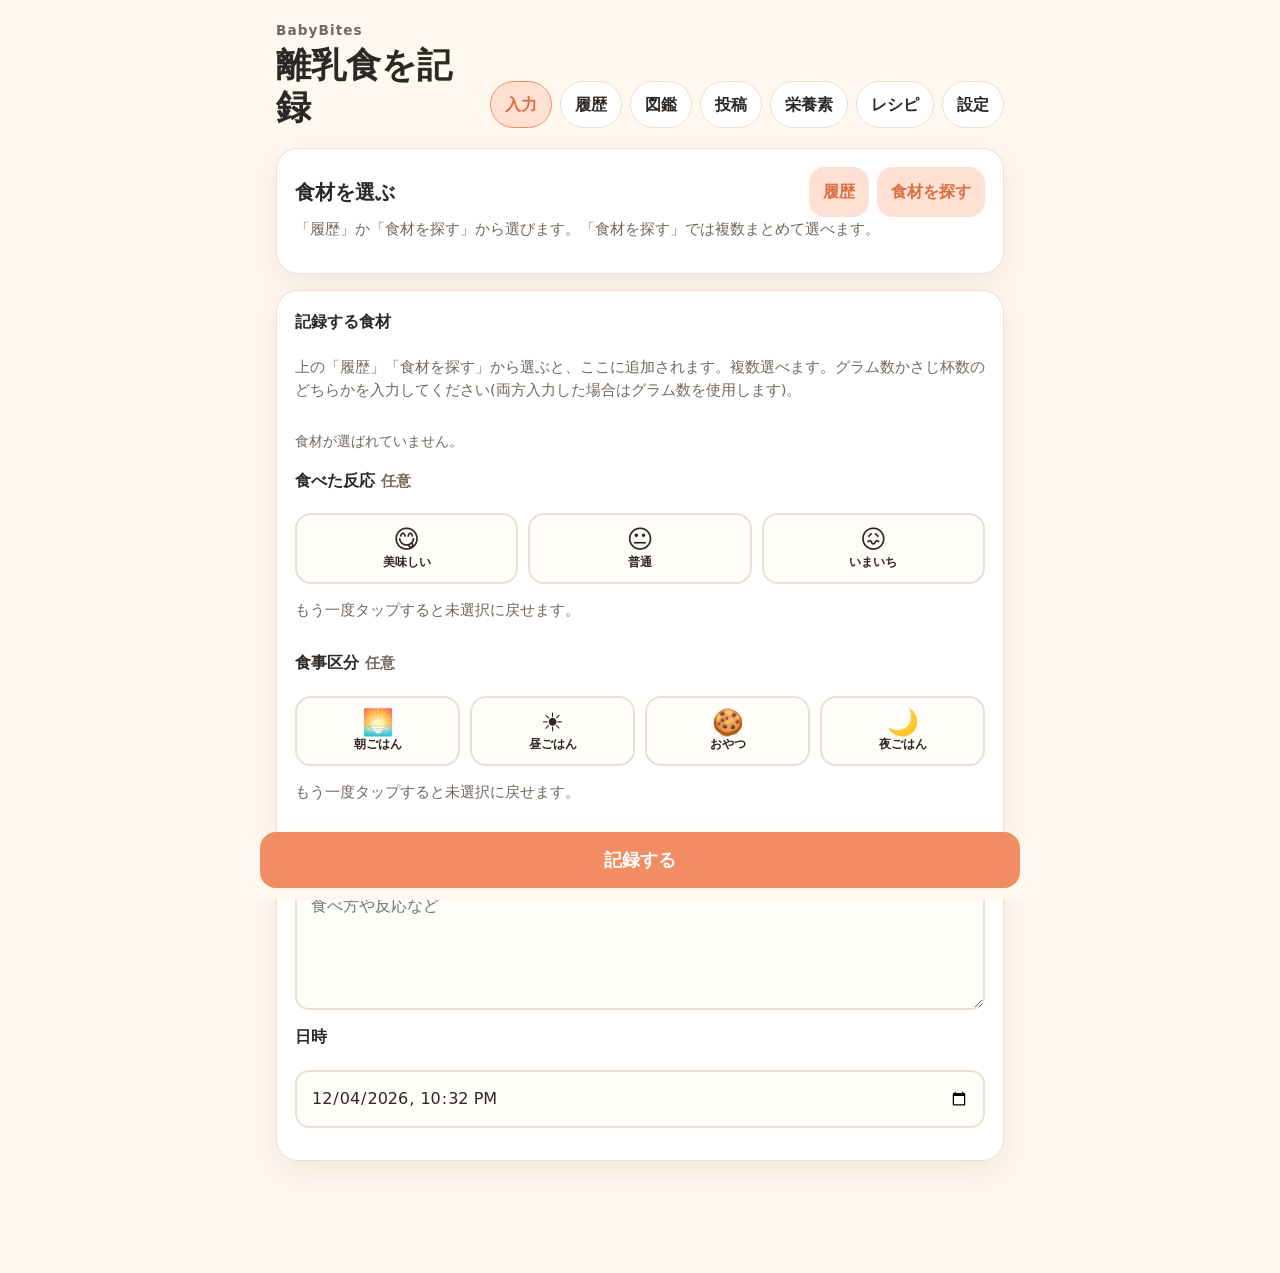
<file: index.html>
<!doctype html>
<html lang="ja">
  <head>
    <meta charset="utf-8" />
    <meta name="viewport" content="width=device-width, initial-scale=1" />
    <title>BabyBites - 記録入力</title>
    <link rel="stylesheet" href="css/style.css" />
  </head>
  <body>
    <header class="app-header">
      <div>
        <p class="eyebrow">BabyBites</p>
        <h1>離乳食を記録</h1>
      </div>
      <nav class="nav-links" aria-label="画面切り替え">
        <a aria-current="page" href="index.html">入力</a>
        <a href="history.html">履歴</a>
        <a href="foods.html">図鑑</a>
        <a href="insta.html">投稿</a>
        <a href="nutrition.html">栄養素</a>
        <a href="recipe.html">レシピ</a>
        <a href="settings.html">設定</a>
      </nav>
    </header>

    <main class="container">
      <section class="card" aria-labelledby="food-heading">
        <div class="section-title-row">
          <h2 id="food-heading">食材を選ぶ</h2>
          <div class="food-heading-actions">
            <button
              class="secondary-button"
              id="open-food-history-button"
              type="button"
            >
              履歴
            </button>
            <button
              class="secondary-button"
              id="open-food-search-button"
              type="button"
            >
              食材を探す
            </button>
          </div>
        </div>
        <p class="helper-text">
          「履歴」か「食材を探す」から選びます。「食材を探す」では複数まとめて選べます。
        </p>
      </section>

      <form class="card record-form" id="record-form">
        <div class="field-group">
          <span class="field-label">記録する食材</span>
          <p class="helper-text">
            上の「履歴」「食材を探す」から選ぶと、ここに追加されます。複数選べます。グラム数かさじ杯数のどちらかを入力してください(両方入力した場合はグラム数を使用します)。
          </p>
          <div class="item-list" id="selected-items" aria-live="polite"></div>
        </div>

        <div class="field-group">
          <span class="field-label"
            >食べた反応 <span class="optional">任意</span></span
          >
          <input id="reaction" name="reaction" type="hidden" />
          <div
            class="reaction-grid"
            id="reaction-buttons"
            aria-label="食べた反応を選択"
          >
            <button
              class="reaction-button emoji-choice-button"
              type="button"
              data-reaction="美味しい"
              aria-pressed="false"
            >
              <span class="choice-emoji" aria-hidden="true">😋</span
              ><span class="choice-label">美味しい</span>
            </button>
            <button
              class="reaction-button emoji-choice-button"
              type="button"
              data-reaction="普通"
              aria-pressed="false"
            >
              <span class="choice-emoji" aria-hidden="true">😐</span
              ><span class="choice-label">普通</span>
            </button>
            <button
              class="reaction-button emoji-choice-button"
              type="button"
              data-reaction="いまいち"
              aria-pressed="false"
            >
              <span class="choice-emoji" aria-hidden="true">😖</span
              ><span class="choice-label">いまいち</span>
            </button>
          </div>
          <p class="helper-text">もう一度タップすると未選択に戻せます。</p>
        </div>

        <div class="field-group">
          <span class="field-label"
            >食事区分 <span class="optional">任意</span></span
          >
          <input id="meal-type" name="mealType" type="hidden" />
          <div
            class="meal-type-grid"
            id="meal-type-buttons"
            aria-label="食事区分を選択"
          >
            <button
              class="meal-type-button emoji-choice-button"
              type="button"
              data-meal-type="朝ごはん"
              aria-pressed="false"
            >
              <span class="choice-emoji" aria-hidden="true">🌅</span
              ><span class="choice-label">朝ごはん</span>
            </button>
            <button
              class="meal-type-button emoji-choice-button"
              type="button"
              data-meal-type="昼ごはん"
              aria-pressed="false"
            >
              <span class="choice-emoji" aria-hidden="true">☀️</span
              ><span class="choice-label">昼ごはん</span>
            </button>
            <button
              class="meal-type-button emoji-choice-button"
              type="button"
              data-meal-type="おやつ"
              aria-pressed="false"
            >
              <span class="choice-emoji" aria-hidden="true">🍪</span
              ><span class="choice-label">おやつ</span>
            </button>
            <button
              class="meal-type-button emoji-choice-button"
              type="button"
              data-meal-type="夜ごはん"
              aria-pressed="false"
            >
              <span class="choice-emoji" aria-hidden="true">🌙</span
              ><span class="choice-label">夜ごはん</span>
            </button>
          </div>
          <p class="helper-text">もう一度タップすると未選択に戻せます。</p>
        </div>

        <label class="field-group" for="memo">
          <span class="field-label"
            >メモ <span class="optional">任意</span></span
          >
          <textarea
            id="memo"
            name="memo"
            rows="4"
            placeholder="食べ方や反応など"
          ></textarea>
        </label>

        <label class="field-group" for="date-time">
          <span class="field-label">日時</span>
          <input id="date-time" name="date" type="datetime-local" required />
        </label>

        <div
          class="status-message"
          id="status-message"
          role="status"
          aria-live="polite"
        ></div>
      </form>
    </main>

    <div class="fixed-submit-bar">
      <button
        class="primary-button"
        id="submit-button"
        type="submit"
        form="record-form"
      >
        記録する
      </button>
    </div>

    <div class="modal-overlay" id="food-history-modal" hidden>
      <div
        class="modal-card"
        role="dialog"
        aria-modal="true"
        aria-labelledby="food-history-modal-heading"
      >
        <div class="modal-header">
          <h2 id="food-history-modal-heading">履歴から選ぶ</h2>
          <button
            class="modal-close-button"
            id="food-history-modal-close"
            type="button"
            aria-label="閉じる"
          >
            ×
          </button>
        </div>
        <label class="field-group" for="food-history-modal-input">
          <span class="field-label">食材を検索</span>
          <input
            id="food-history-modal-input"
            type="search"
            placeholder="例: しらす"
            autocomplete="off"
          />
        </label>
        <div
          class="food-grid"
          id="food-history-modal-list"
          aria-live="polite"
        ></div>
      </div>
    </div>

    <div class="modal-overlay" id="food-search-modal" hidden>
      <div
        class="modal-card"
        role="dialog"
        aria-modal="true"
        aria-labelledby="food-search-modal-heading"
      >
        <div class="modal-header">
          <h2 id="food-search-modal-heading">食材を選ぶ</h2>
          <button
            class="modal-close-button"
            id="food-search-modal-close"
            type="button"
            aria-label="閉じる"
          >
            ×
          </button>
        </div>
        <label class="field-group" for="food-search-modal-input">
          <span class="field-label">食材を検索</span>
          <input
            id="food-search-modal-input"
            type="search"
            placeholder="例: しらす"
            autocomplete="off"
          />
        </label>
        <details class="quick-add" id="quick-add">
          <summary>＋ 新しい食材を追加(まだ食べたことがない食材)</summary>
          <div class="quick-add-fields">
            <label class="field-group" for="quick-add-name">
              <span class="field-label">食材名</span>
              <input
                id="quick-add-name"
                type="text"
                placeholder="例: あんこ"
                autocomplete="off"
              />
            </label>
            <label class="field-group" for="quick-add-category">
              <span class="field-label">カテゴリ</span>
              <select id="quick-add-category">
                <option value="炭水化物">炭水化物</option>
                <option value="野菜">野菜</option>
                <option value="果物">果物</option>
                <option value="タンパク質">タンパク質</option>
                <option value="乳製品">乳製品</option>
                <option value="ベビーフード">ベビーフード</option>
                <option value="その他" selected>その他</option>
              </select>
            </label>
            <button
              class="secondary-button"
              id="quick-add-button"
              type="button"
            >
              追加して選ぶ
            </button>
            <p class="helper-text" id="quick-add-status" role="status"></p>
            <p class="helper-text">
              栄養素は登録されないため、栄養素チェックの集計には含まれません。
            </p>
          </div>
        </details>
        <div
          class="food-category-list"
          id="food-search-modal-list"
          aria-live="polite"
        ></div>
        <div class="modal-done-bar">
          <button
            class="primary-button"
            id="food-search-modal-done"
            type="button"
          >
            完了
          </button>
        </div>
      </div>
    </div>

    <script type="module" src="js/record.js"></script>
  </body>
</html>
</file>
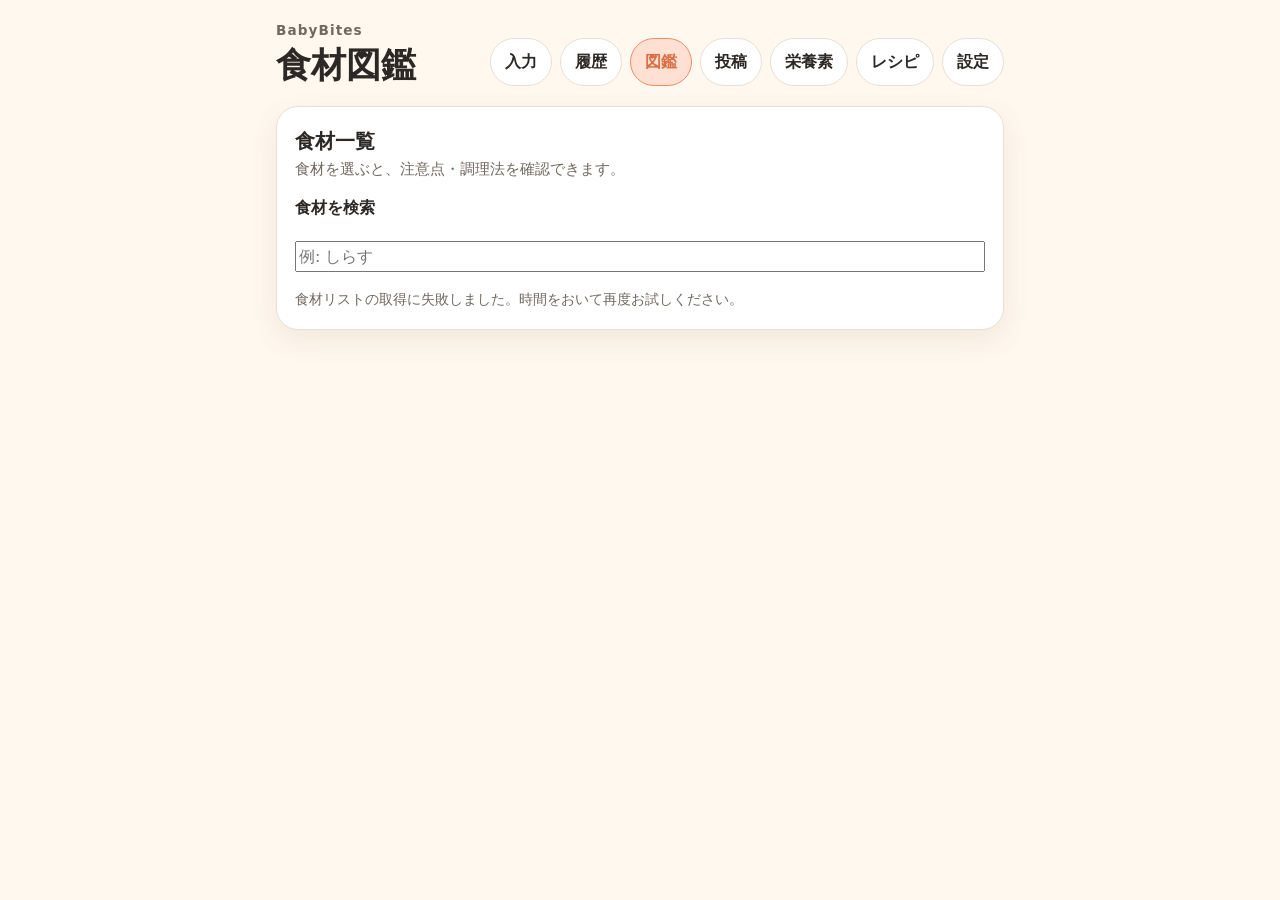
<file: foods.html>
<!doctype html>
<html lang="ja">
  <head>
    <meta charset="utf-8" />
    <meta name="viewport" content="width=device-width, initial-scale=1" />
    <title>BabyBites - 食材図鑑</title>
    <link rel="stylesheet" href="css/style.css" />
  </head>
  <body>
    <header class="app-header">
      <div>
        <p class="eyebrow">BabyBites</p>
        <h1>食材図鑑</h1>
      </div>
      <nav class="nav-links" aria-label="画面切り替え">
        <a href="index.html">入力</a>
        <a href="history.html">履歴</a>
        <a aria-current="page" href="foods.html">図鑑</a>
        <a href="insta.html">投稿</a>
        <a href="nutrition.html">栄養素</a>
        <a href="recipe.html">レシピ</a>
        <a href="settings.html">設定</a>
      </nav>
    </header>

    <main class="container">
      <section class="card" aria-labelledby="foods-heading">
        <div class="section-title-row">
          <h2 id="foods-heading">食材一覧</h2>
        </div>
        <p class="helper-text">食材を選ぶと、注意点・調理法を確認できます。</p>
        <label class="field-group" for="food-search">
          <span class="field-label">食材を検索</span>
          <input id="food-search" type="search" placeholder="例: しらす" autocomplete="off" />
        </label>
        <div class="food-category-list" id="food-buttons" aria-live="polite"></div>
        <div class="food-info-panel" id="food-info-panel" aria-live="polite" hidden></div>
      </section>
    </main>

    <script type="module" src="js/foods.js"></script>
  </body>
</html>
</file>
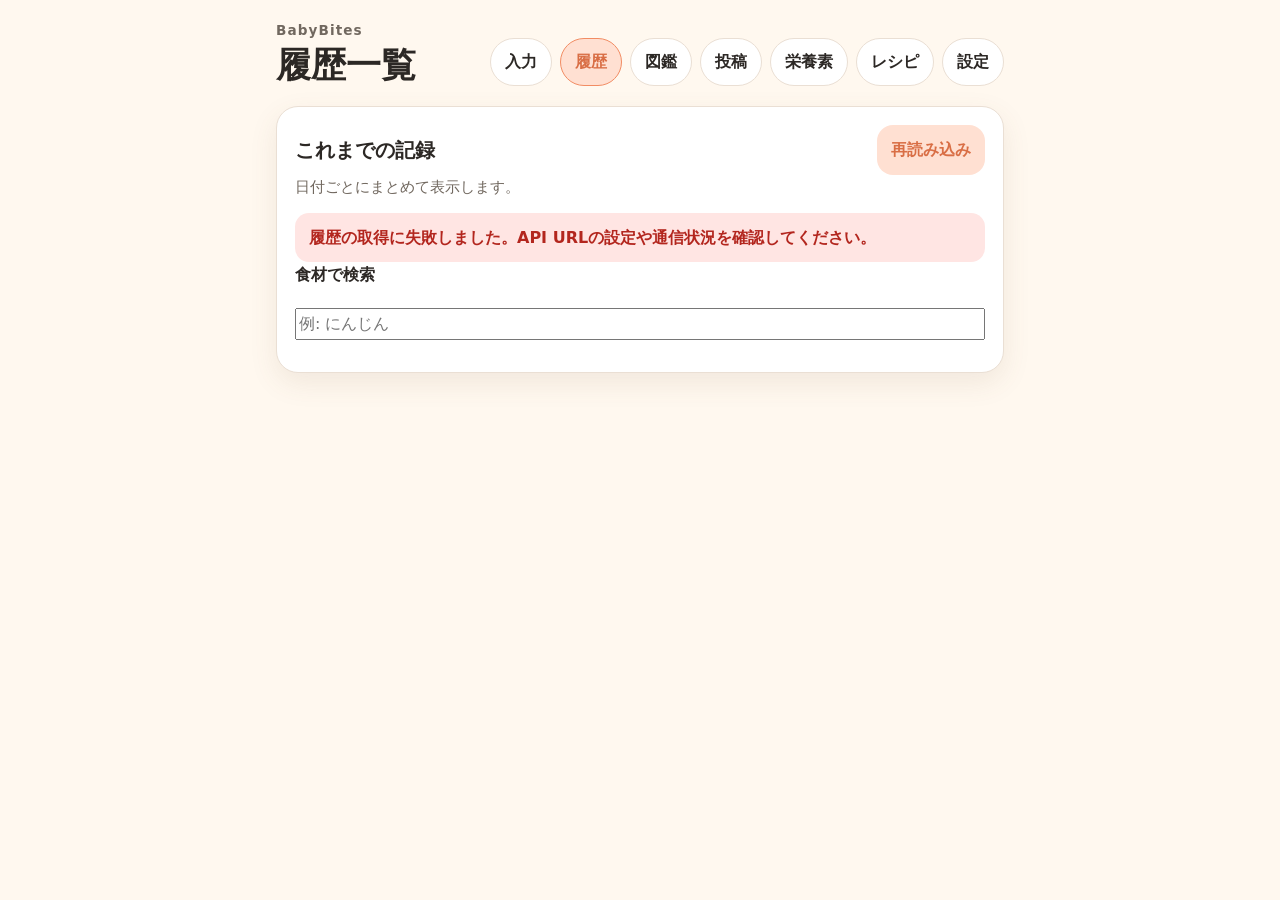
<file: history.html>
<!doctype html>
<html lang="ja">
  <head>
    <meta charset="utf-8" />
    <meta name="viewport" content="width=device-width, initial-scale=1" />
    <title>BabyBites - 履歴一覧</title>
    <link rel="stylesheet" href="css/style.css" />
  </head>
  <body>
    <header class="app-header">
      <div>
        <p class="eyebrow">BabyBites</p>
        <h1>履歴一覧</h1>
      </div>
      <nav class="nav-links" aria-label="画面切り替え">
        <a href="index.html">入力</a>
        <a aria-current="page" href="history.html">履歴</a>
        <a href="foods.html">図鑑</a>
        <a href="insta.html">投稿</a>
        <a href="nutrition.html">栄養素</a>
        <a href="recipe.html">レシピ</a>
        <a href="settings.html">設定</a>
      </nav>
    </header>

    <main class="container">
      <section class="card">
        <div class="section-title-row">
          <h2>これまでの記録</h2>
          <button class="secondary-button" id="reload-button" type="button">再読み込み</button>
        </div>
        <p class="helper-text">日付ごとにまとめて表示します。</p>
        <div class="status-message" id="status-message" role="status" aria-live="polite"></div>
        <div class="history-list" id="history-list"></div>
      </section>
    </main>

    <script type="module" src="js/history.js"></script>
  </body>
</html>
</file>
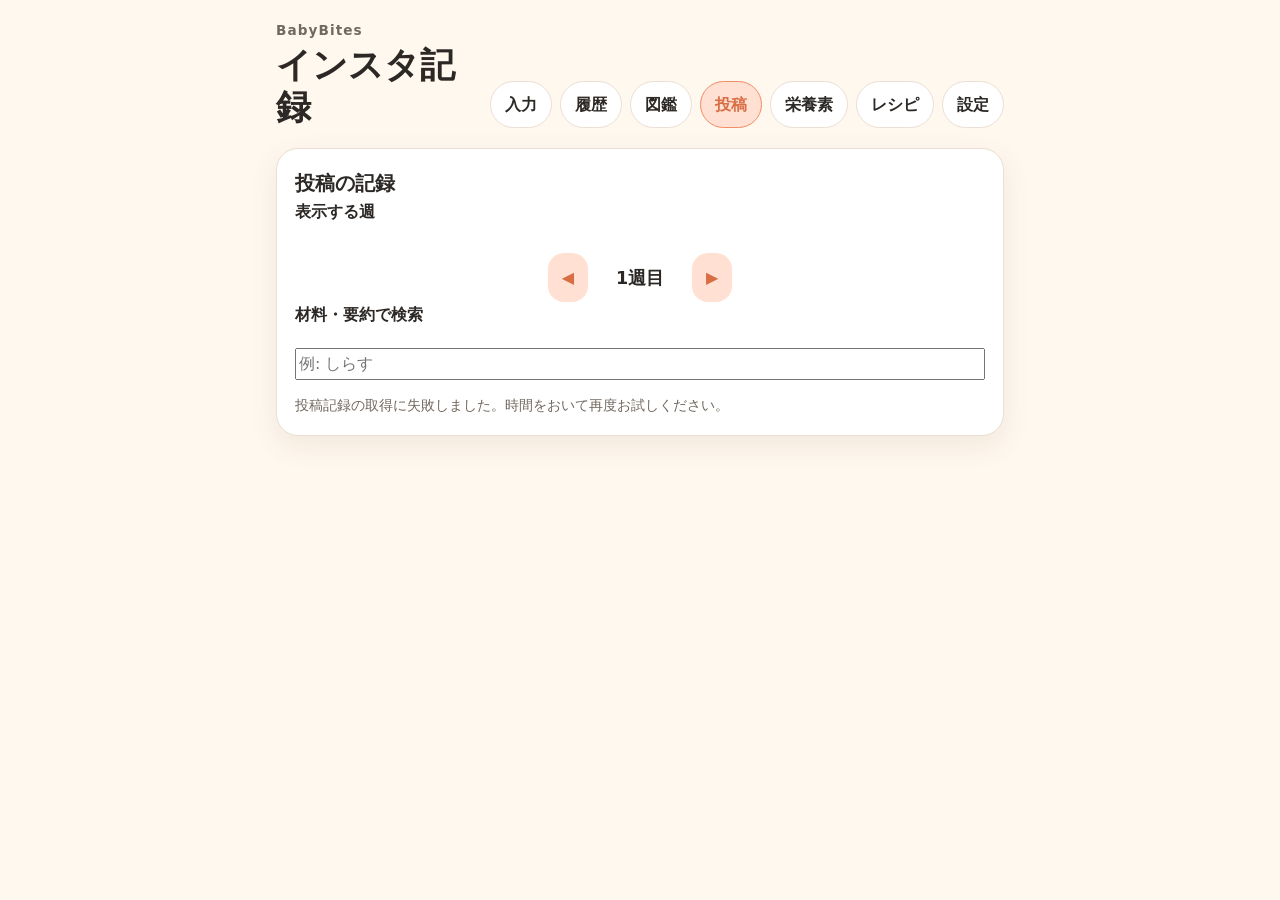
<file: insta.html>
<!doctype html>
<html lang="ja">
  <head>
    <meta charset="utf-8" />
    <meta name="viewport" content="width=device-width, initial-scale=1" />
    <title>BabyBites - インスタ記録</title>
    <link rel="stylesheet" href="css/style.css" />
  </head>
  <body>
    <header class="app-header">
      <div>
        <p class="eyebrow">BabyBites</p>
        <h1>インスタ記録</h1>
      </div>
      <nav class="nav-links" aria-label="画面切り替え">
        <a href="index.html">入力</a>
        <a href="history.html">履歴</a>
        <a href="foods.html">図鑑</a>
        <a aria-current="page" href="insta.html">投稿</a>
        <a href="nutrition.html">栄養素</a>
        <a href="recipe.html">レシピ</a>
        <a href="settings.html">設定</a>
      </nav>
    </header>

    <main class="container">
      <section class="card" aria-labelledby="insta-heading">
        <div class="section-title-row">
          <h2 id="insta-heading">投稿の記録</h2>
        </div>

        <div class="field-group" id="week-nav">
          <span class="field-label">表示する週</span>
          <div class="week-selector">
            <button class="secondary-button" id="prev-week-button" type="button" aria-label="前の週">◀</button>
            <span class="week-label" id="current-week-label">-</span>
            <button class="secondary-button" id="next-week-button" type="button" aria-label="次の週">▶</button>
          </div>
        </div>

        <label class="field-group" for="insta-search">
          <span class="field-label">材料・要約で検索</span>
          <input id="insta-search" type="search" placeholder="例: しらす" autocomplete="off" />
        </label>

        <div class="insta-list" id="insta-list" aria-live="polite"></div>
      </section>
    </main>

    <script type="module" src="js/insta.js"></script>
  </body>
</html>
</file>
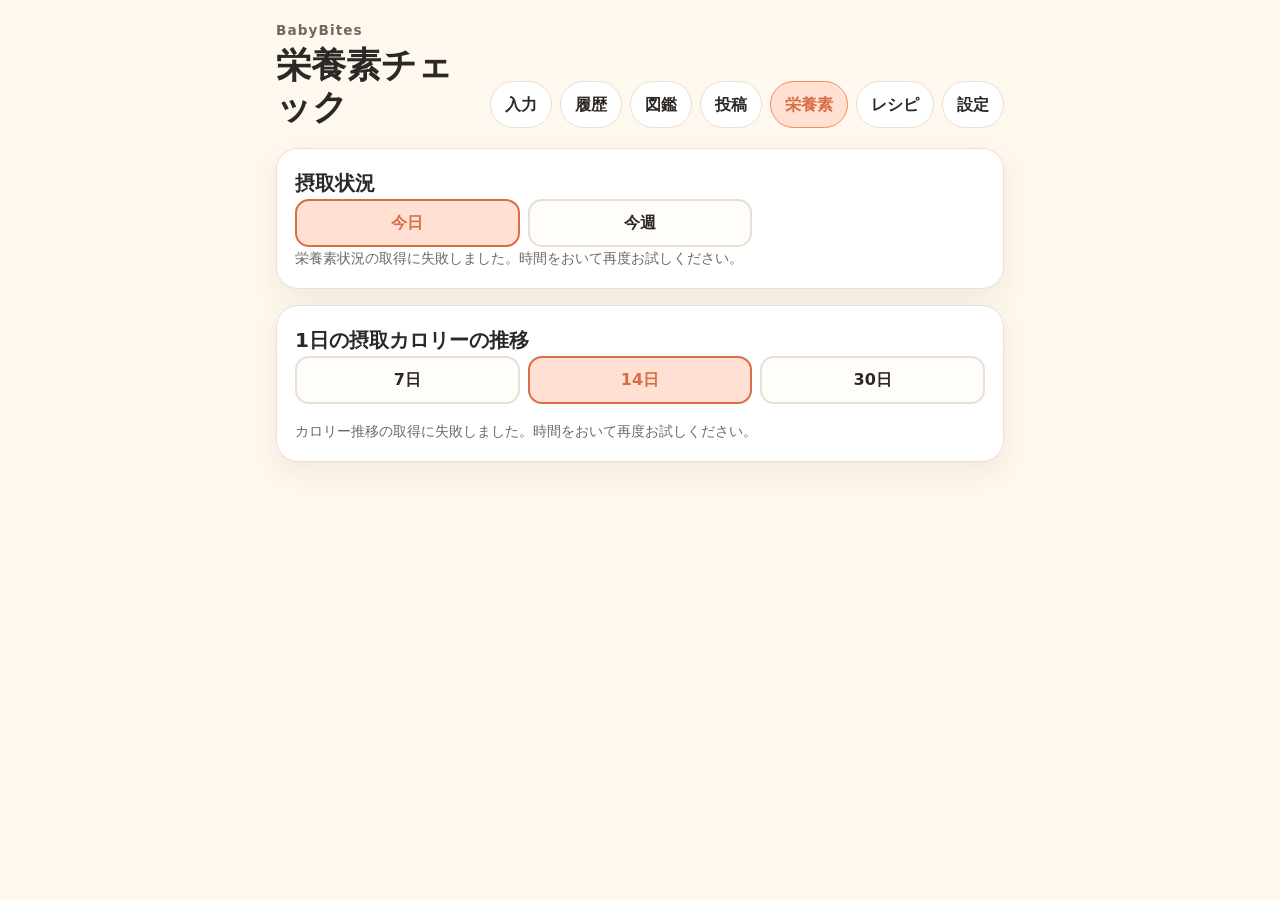
<file: nutrition.html>
<!doctype html>
<html lang="ja">
  <head>
    <meta charset="utf-8" />
    <meta name="viewport" content="width=device-width, initial-scale=1" />
    <title>BabyBites - 栄養素チェック</title>
    <link rel="stylesheet" href="css/style.css" />
  </head>
  <body>
    <header class="app-header">
      <div>
        <p class="eyebrow">BabyBites</p>
        <h1>栄養素チェック</h1>
      </div>
      <nav class="nav-links" aria-label="画面切り替え">
        <a href="index.html">入力</a>
        <a href="history.html">履歴</a>
        <a href="foods.html">図鑑</a>
        <a href="insta.html">投稿</a>
        <a aria-current="page" href="nutrition.html">栄養素</a>
        <a href="recipe.html">レシピ</a>
        <a href="settings.html">設定</a>
      </nav>
    </header>

    <main class="container">
      <section class="card" aria-labelledby="nutrition-heading">
        <div class="section-title-row">
          <h2 id="nutrition-heading">摂取状況</h2>
        </div>

        <div
          class="toggle-group"
          id="period-toggle"
          role="radiogroup"
          aria-label="期間を選択"
        >
          <label class="toggle-option">
            <input type="radio" name="period" value="day" checked />
            <span>今日</span>
          </label>
          <label class="toggle-option">
            <input type="radio" name="period" value="week" />
            <span>今週</span>
          </label>
        </div>

        <div
          class="nutrition-status"
          id="nutrition-status"
          aria-live="polite"
        ></div>
      </section>

      <section class="card" aria-labelledby="energy-trend-heading">
        <div class="section-title-row">
          <h2 id="energy-trend-heading">1日の摂取カロリーの推移</h2>
        </div>

        <div
          class="toggle-group"
          id="trend-range-toggle"
          role="radiogroup"
          aria-label="表示する日数を選択"
        >
          <label class="toggle-option">
            <input type="radio" name="trend-range" value="7" />
            <span>7日</span>
          </label>
          <label class="toggle-option">
            <input type="radio" name="trend-range" value="14" checked />
            <span>14日</span>
          </label>
          <label class="toggle-option">
            <input type="radio" name="trend-range" value="30" />
            <span>30日</span>
          </label>
        </div>

        <div class="energy-chart" id="energy-chart" aria-live="polite"></div>
      </section>
    </main>

    <script type="module" src="js/nutrition.js"></script>
  </body>
</html>
</file>
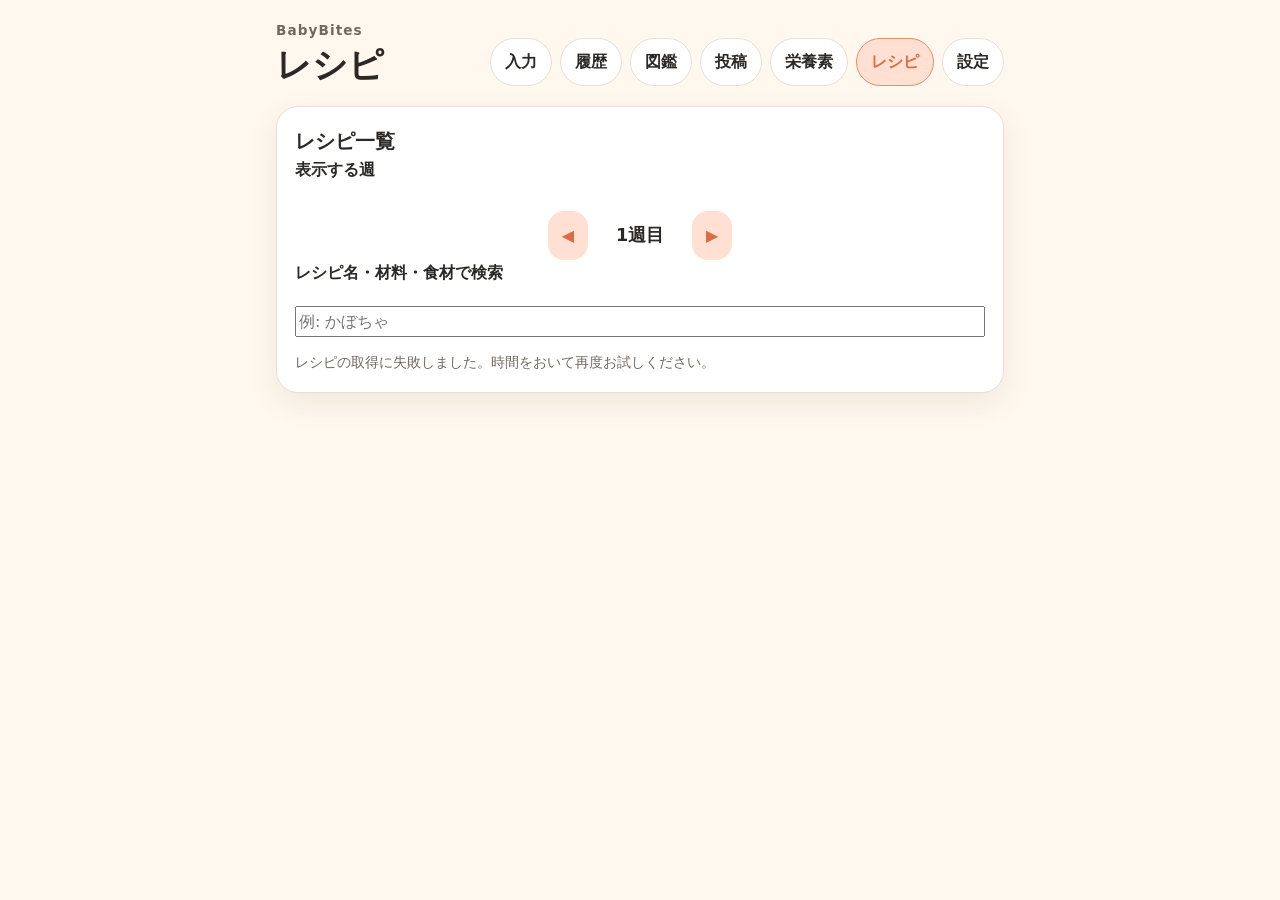
<file: recipe.html>
<!doctype html>
<html lang="ja">
  <head>
    <meta charset="utf-8" />
    <meta name="viewport" content="width=device-width, initial-scale=1" />
    <title>BabyBites - レシピ</title>
    <link rel="stylesheet" href="css/style.css" />
  </head>
  <body>
    <header class="app-header">
      <div>
        <p class="eyebrow">BabyBites</p>
        <h1>レシピ</h1>
      </div>
      <nav class="nav-links" aria-label="画面切り替え">
        <a href="index.html">入力</a>
        <a href="history.html">履歴</a>
        <a href="foods.html">図鑑</a>
        <a href="insta.html">投稿</a>
        <a href="nutrition.html">栄養素</a>
        <a aria-current="page" href="recipe.html">レシピ</a>
        <a href="settings.html">設定</a>
      </nav>
    </header>

    <main class="container">
      <section class="card" aria-labelledby="recipe-heading">
        <div class="section-title-row">
          <h2 id="recipe-heading">レシピ一覧</h2>
        </div>

        <div class="field-group" id="week-nav">
          <span class="field-label">表示する週</span>
          <div class="week-selector">
            <button class="secondary-button" id="prev-week-button" type="button" aria-label="前の週">◀</button>
            <span class="week-label" id="current-week-label">-</span>
            <button class="secondary-button" id="next-week-button" type="button" aria-label="次の週">▶</button>
          </div>
        </div>

        <label class="field-group" for="recipe-search">
          <span class="field-label">レシピ名・材料・食材で検索</span>
          <input id="recipe-search" type="search" placeholder="例: かぼちゃ" autocomplete="off" />
        </label>

        <div class="recipe-list" id="recipe-list" aria-live="polite"></div>
      </section>
    </main>

    <script type="module" src="js/recipe.js"></script>
  </body>
</html>
</file>
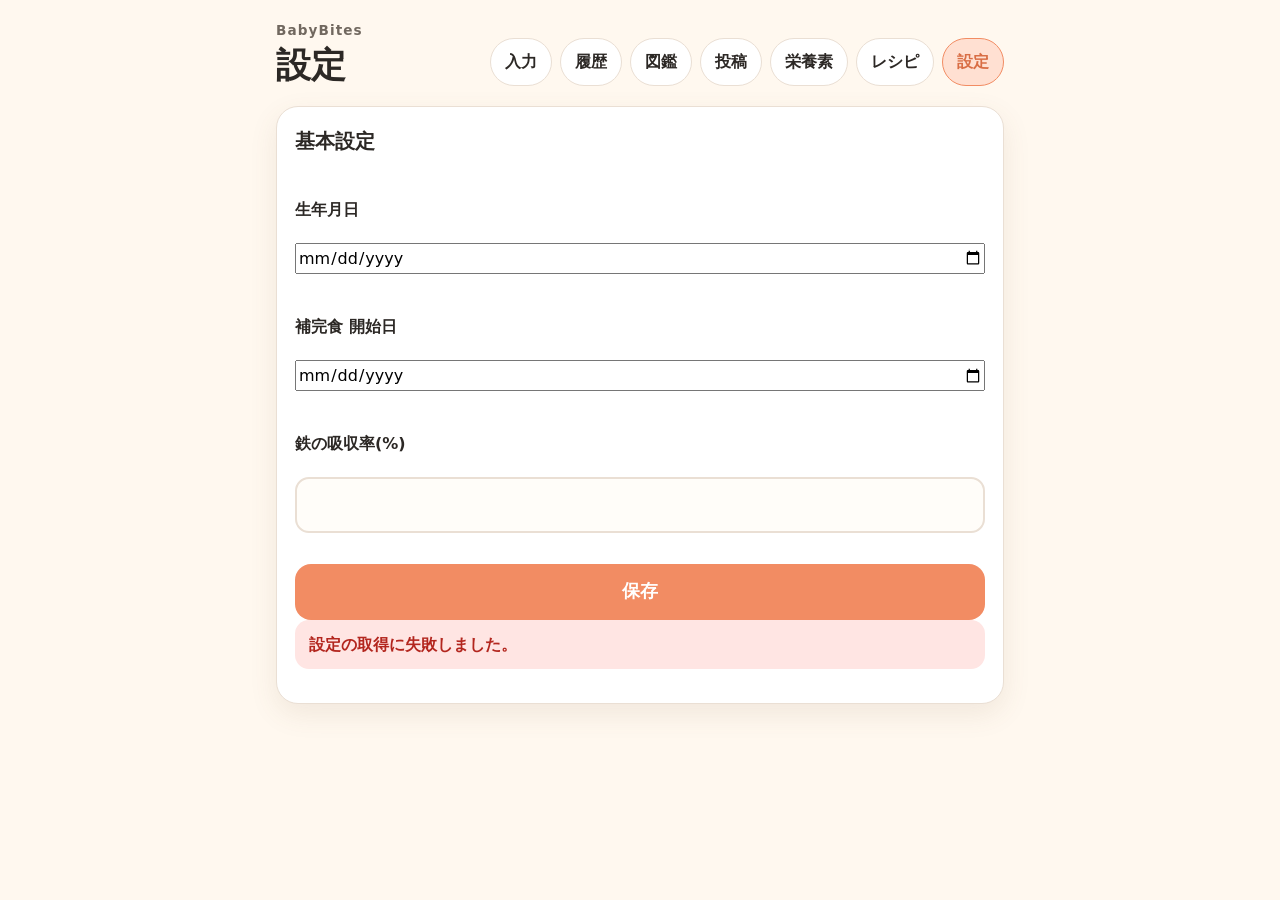
<file: settings.html>
<!doctype html>
<html lang="ja">
  <head>
    <meta charset="utf-8" />
    <meta name="viewport" content="width=device-width, initial-scale=1" />
    <title>BabyBites - 設定</title>
    <link rel="stylesheet" href="css/style.css" />
  </head>
  <body>
    <header class="app-header">
      <div>
        <p class="eyebrow">BabyBites</p>
        <h1>設定</h1>
      </div>
      <nav class="nav-links" aria-label="画面切り替え">
        <a href="index.html">入力</a>
        <a href="history.html">履歴</a>
        <a href="foods.html">図鑑</a>
        <a href="insta.html">投稿</a>
        <a href="nutrition.html">栄養素</a>
        <a href="recipe.html">レシピ</a>
        <a aria-current="page" href="settings.html">設定</a>
      </nav>
    </header>

    <main class="container">
      <section class="card" aria-labelledby="settings-heading">
        <div class="section-title-row">
          <h2 id="settings-heading">基本設定</h2>
        </div>

        <div class="settings-fields">
          <label class="field-group" for="birth-date-input">
            <span class="field-label">生年月日</span>
            <input id="birth-date-input" type="date" />
          </label>
        </div>

        <div class="settings-fields">
          <label class="field-group" for="start-date-input">
            <span class="field-label">補完食 開始日</span>
            <input id="start-date-input" type="date" />
          </label>
        </div>

        <div class="settings-fields">
          <label class="field-group" for="absorption-rate-input">
            <span class="field-label">鉄の吸収率(%)</span>
            <input id="absorption-rate-input" type="number" min="1" max="100" step="1" />
          </label>
        </div>

        <button class="primary-button" id="save-settings-button" type="button">保存</button>
        <p class="status-message" id="settings-status" role="status" aria-live="polite"></p>
      </section>
    </main>

    <script type="module" src="js/settings.js"></script>
  </body>
</html>
</file>
<file: css/style.css>
:root {
  --bg: #fff8ef;
  --card: #ffffff;
  --text: #2c2825;
  --muted: #71685f;
  --primary: #f28c63;
  --primary-dark: #d96e45;
  --primary-soft: #ffe0d2;
  --border: #eadfd4;
  --success: #2d7d46;
  --warning: #9a6500;
  --error: #b3261e;
  font-family:
    system-ui,
    -apple-system,
    BlinkMacSystemFont,
    "Segoe UI",
    sans-serif;
}

* {
  box-sizing: border-box;
}

body {
  min-height: 100vh;
  margin: 0;
  background: var(--bg);
  color: var(--text);
  line-height: 1.6;
}

button,
input,
select,
textarea {
  font: inherit;
}

button {
  cursor: pointer;
}

button:disabled {
  cursor: not-allowed;
  opacity: 0.65;
}

.app-header {
  display: flex;
  align-items: flex-end;
  justify-content: space-between;
  gap: 16px;
  width: min(100%, 760px);
  margin: 0 auto;
  padding: 20px 16px 12px;
}

.eyebrow {
  margin: 0 0 2px;
  color: var(--muted);
  font-size: 0.85rem;
  font-weight: 700;
  letter-spacing: 0.08em;
}

h1,
h2,
h3,
p {
  margin-top: 0;
}

h1 {
  margin-bottom: 0;
  font-size: clamp(1.6rem, 7vw, 2.2rem);
  line-height: 1.2;
}

.nav-links a[aria-current="page"] {
  border-color: var(--primary);
  background: var(--primary-soft);
  color: var(--primary-dark);
}

.container {
  width: min(100%, 760px);
  margin: 0 auto;
  padding: 8px 16px 32px;
}

.card {
  margin-bottom: 16px;
  border: 1px solid var(--border);
  border-radius: 22px;
  padding: 18px;
  background: var(--card);
  box-shadow: 0 10px 28px rgb(120 89 60 / 10%);
}

.section-title-row {
  display: flex;
  align-items: center;
  justify-content: space-between;
  gap: 12px;
}

.section-title-row h2 {
  margin-bottom: 0;
  font-size: 1.25rem;
}

.helper-text,
.optional {
  color: var(--muted);
  font-size: 0.92rem;
}

.food-grid {
  display: grid;
  grid-template-columns: repeat(2, minmax(0, 1fr));
  gap: 10px;
  margin-top: 14px;
}

.food-button,
.meal-type-button,
.reaction-button,
.primary-button,
.secondary-button {
  border: 0;
  border-radius: 16px;
  min-height: 48px;
  padding: 12px 14px;
  font-weight: 700;
}

.food-button,
.meal-type-button,
.reaction-button {
  border: 2px solid var(--border);
  background: #fffdf9;
  color: var(--text);
}

.meal-type-grid,
.reaction-grid {
  display: grid;
  gap: 10px;
}

.meal-type-grid {
  grid-template-columns: repeat(4, minmax(0, 1fr));
}

.reaction-grid {
  grid-template-columns: repeat(3, minmax(0, 1fr));
}

.emoji-choice-button {
  display: grid;
  gap: 2px;
  place-items: center;
}

.choice-emoji {
  font-size: 1.6rem;
  line-height: 1;
}

.choice-label {
  font-size: 0.78rem;
  line-height: 1.2;
}

.food-button[aria-pressed="true"],
.meal-type-button[aria-pressed="true"],
.reaction-button[aria-pressed="true"] {
  border-color: var(--primary-dark);
  background: var(--primary);
  color: #ffffff;
}

.secondary-button {
  background: var(--primary-soft);
  color: var(--primary-dark);
}

.primary-button {
  width: 100%;
  min-height: 56px;
  margin-top: 6px;
  background: var(--primary);
  color: #ffffff;
  font-size: 1.1rem;
}

.record-form,
.field-group {
  display: grid;
  gap: 14px;
}

.field-label {
  display: block;
  margin-bottom: 6px;
  font-weight: 700;
}

input[type="number"],
input[type="datetime-local"],
select,
textarea {
  width: 100%;
  border: 2px solid var(--border);
  border-radius: 14px;
  padding: 13px 14px;
  background: #fffdf9;
  color: var(--text);
}

textarea {
  resize: vertical;
}

.toggle-group {
  display: grid;
  grid-template-columns: repeat(3, 1fr);
  gap: 8px;
}

.toggle-option input {
  position: absolute;
  opacity: 0;
}

.toggle-option span {
  display: grid;
  min-height: 48px;
  place-items: center;
  border: 2px solid var(--border);
  border-radius: 14px;
  background: #fffdf9;
  font-weight: 700;
}

.toggle-option input:checked + span {
  border-color: var(--primary-dark);
  background: var(--primary-soft);
  color: var(--primary-dark);
}

.status-message:not(:empty) {
  border-radius: 14px;
  padding: 12px 14px;
  background: #f5f2ee;
  font-weight: 700;
}

.status-message.success {
  background: #e4f5e9;
  color: var(--success);
}

.status-message.warning {
  background: #fff0cf;
  color: var(--warning);
}

.status-message.error {
  background: #ffe5e3;
  color: var(--error);
}

.history-list {
  display: grid;
  gap: 18px;
  margin-top: 14px;
}

.history-day h2 {
  margin-bottom: 10px;
  color: var(--primary-dark);
  font-size: 1.05rem;
}

.history-item {
  border-left: 5px solid var(--primary-soft);
  border-radius: 14px;
  margin-bottom: 10px;
  padding: 12px;
  background: #fffdf9;
}

.history-item-main {
  display: grid;
  grid-template-columns: minmax(82px, auto) 1fr;
  gap: 12px;
}

.history-time {
  color: var(--muted);
  font-weight: 700;
}

.history-item h3,
.history-amount,
.history-memo,
.empty-state {
  margin-bottom: 0;
}

.history-item h3 {
  font-size: 1.05rem;
}

.history-amount {
  color: var(--muted);
}

.history-reaction {
  display: inline-block;
  margin-left: 4px;
  font-size: 1.1rem;
}

.history-memo {
  margin-top: 4px;
  white-space: pre-wrap;
}

@media (min-width: 560px) {
  .food-grid {
    grid-template-columns: repeat(3, minmax(0, 1fr));
  }
}

@media (max-width: 420px) {
  .meal-type-grid {
    grid-template-columns: repeat(2, minmax(0, 1fr));
  }

  .app-header {
    align-items: flex-start;
    flex-direction: column;
  }
  .card {
    padding: 16px;
  }
}

.food-info-panel {
  display: grid;
  gap: 12px;
  margin-top: 16px;
  border: 2px solid var(--primary-soft);
  border-radius: 18px;
  padding: 14px;
  background: #fffaf3;
}

.food-info-panel[hidden] {
  display: none;
}

.food-info-heading h3,
.food-info-section h4,
.food-info-loading,
.food-info-empty {
  margin-bottom: 0;
}

.food-info-heading h3 {
  font-size: 1.05rem;
}

.food-info-heading p,
.food-info-empty,
.food-info-source {
  color: var(--muted);
  font-size: 0.9rem;
}

.food-info-section {
  display: grid;
  gap: 6px;
}

.food-info-section h4 {
  color: var(--primary-dark);
  font-size: 0.98rem;
}

.food-info-section ul {
  display: grid;
  gap: 6px;
  margin: 0;
  padding-left: 1.2rem;
}

.food-info-source::before {
  content: "（";
}

.food-info-source::after {
  content: "）";
}

.food-category {
  margin-bottom: 12px;
  border: 1px solid var(--border-color, #e0e0e0);
  border-radius: 8px;
  padding: 4px 12px;
}

.food-category-summary {
  cursor: pointer;
  padding: 10px 4px;
  font-weight: 600;
  list-style: none;
}

.food-category-summary::-webkit-details-marker {
  display: none;
}

.food-category-summary::before {
  content: "▶";
  display: inline-block;
  margin-right: 8px;
  font-size: 0.75em;
  transition: transform 0.15s ease;
}

.food-category[open] > .food-category-summary::before {
  transform: rotate(90deg);
}
.food-category .food-grid {
  padding: 4px 0 12px;
}

.food-category-list {
  display: flex;
  flex-direction: column;
  gap: 12px;
  margin-top: 16px; /* ← 追加 */
}

.week-selector {
  display: flex;
  align-items: center;
  justify-content: center;
  gap: 16px;
  margin-top: 8px;
}

.week-label {
  font-weight: 700;
  font-size: 1.1rem;
  min-width: 72px;
  text-align: center;
}

.insta-list {
  display: grid;
  gap: 12px;
  margin-top: 14px;
}

.insta-record-item {
  border-left: 5px solid var(--primary-soft);
  border-radius: 14px;
  padding: 12px;
  background: #fffdf9;
}

.insta-record-meta {
  display: flex;
  gap: 10px;
  align-items: baseline;
  margin-bottom: 6px;
}

.insta-record-day {
  font-weight: 700;
  color: var(--primary-dark);
}

.insta-record-meal {
  color: var(--muted);
  font-size: 0.9rem;
}

.insta-record-ingredient {
  font-weight: 700;
  margin-bottom: 4px;
}

.insta-record-summary {
  color: var(--text);
}

#start-date-card .field-group {
  display: flex;
  gap: 10px;
  align-items: center;
}

#start-date-card input[type="date"] {
  flex: 1;
}

.nutrient-grid {
  display: grid;
  grid-template-columns: repeat(2, minmax(0, 1fr));
  gap: 12px;
  margin-top: 14px;
}

.nutrient-card {
  border: 1px solid var(--border);
  border-radius: 14px;
  padding: 14px;
  background: #fffdf9;
}

.nutrient-card h3 {
  font-size: 0.95rem;
  margin-bottom: 8px;
}

.nutrient-values {
  margin-bottom: 8px;
}

.nutrient-intake {
  font-size: 1.3rem;
  font-weight: 700;
}

.nutrient-target {
  color: var(--muted);
  font-size: 0.9rem;
}

.nutrient-bar-track {
  height: 8px;
  border-radius: 999px;
  background: var(--border);
  overflow: hidden;
}

.nutrient-bar-fill {
  height: 100%;
  background: var(--primary);
  border-radius: 999px;
}

.nutrient-bar-fill.is-over {
  background: var(--success);
}

.nutrient-percentage {
  margin-top: 6px;
  font-weight: 700;
  text-align: right;
}

.nutrient-percentage.is-over {
  color: var(--success);
}

@media (max-width: 420px) {
  .nutrient-grid {
    grid-template-columns: 1fr;
  }
}

@media (min-width: 560px) {
  .nutrient-grid {
    grid-template-columns: repeat(3, minmax(0, 1fr));
  }
}

.modal-overlay {
  position: fixed;
  inset: 0;
  display: flex;
  align-items: flex-end;
  justify-content: center;
  padding: 0;
  background: rgb(44 40 37 / 45%);
  z-index: 100;
}

.modal-overlay[hidden] {
  display: none;
}

.modal-card {
  width: min(100%, 760px);
  max-height: 85vh;
  overflow-y: auto;
  border-radius: 22px 22px 0 0;
  padding: 18px;
  background: var(--card);
}

@media (min-width: 560px) {
  .modal-overlay {
    align-items: center;
  }

  .modal-card {
    border-radius: 22px;
    max-height: 80vh;
  }
}

.modal-header {
  display: flex;
  align-items: center;
  justify-content: space-between;
  margin-bottom: 10px;
}

.modal-header h2 {
  margin-bottom: 0;
  font-size: 1.15rem;
}

.modal-close-button {
  border: 0;
  background: transparent;
  font-size: 1.4rem;
  line-height: 1;
  color: var(--muted);
  padding: 4px 8px;
}

.fixed-submit-bar {
  position: fixed;
  left: 0;
  right: 0;
  bottom: 0;
  z-index: 50;
  padding: 12px 16px calc(12px + env(safe-area-inset-bottom));
  background: linear-gradient(to top, var(--bg) 60%, transparent);
}

.fixed-submit-bar .primary-button {
  width: min(100%, 760px);
  margin: 0 auto;
  display: block;
}

.container {
  padding-bottom: 96px; /* 固定バーに隠れないよう余白を確保 */
}

.settings-fields {
  display: grid;
  margin-top: 40px;
  margin-bottom: 25px;
}

.history-reaction-line,
.history-meal-type {
  margin-top: 4px;
  margin-bottom: 0;
}

.history-time {
  display: block;
  margin-top: 6px;
}

.food-info-item-name {
  color: var(--primary-dark);
}

.food-heading-actions {
  display: flex;
  gap: 8px;
}

.food-picker-back-button {
  margin-bottom: 10px;
}

.selected-food-display {
  margin-top: 10px;
  padding: 10px 14px;
  border-radius: 14px;
  background: var(--primary-soft);
  color: var(--primary-dark);
  font-weight: 700;
}

.recipe-list {
  display: grid;
  gap: 12px;
  margin-top: 14px;
}

.recipe-item {
  border-left: 5px solid var(--primary-soft);
  border-radius: 14px;
  padding: 12px;
  background: #fffdf9;
}

.recipe-item-meta {
  display: flex;
  gap: 10px;
  align-items: baseline;
  margin-bottom: 6px;
}

.recipe-item-day {
  font-weight: 700;
  color: var(--primary-dark);
}

.recipe-item-meal {
  color: var(--muted);
  font-size: 0.9rem;
}

.recipe-item-name {
  font-size: 1.05rem;
  margin-bottom: 6px;
}

.recipe-item-ingredients {
  color: var(--text);
  margin-bottom: 8px;
  white-space: pre-wrap;
}

.recipe-item-used-foods {
  display: flex;
  flex-wrap: wrap;
  gap: 6px;
}

.recipe-food-tag {
  display: inline-block;
  border-radius: 999px;
  padding: 4px 10px;
  background: var(--primary-soft);
  color: var(--primary-dark);
  font-size: 0.82rem;
  font-weight: 700;
}

html,
body {
  overflow-x: hidden;
  max-width: 100%;
}

.container,
.app-header,
.card,
.modal-card {
  max-width: 100%;
  box-sizing: border-box;
}

/* grid/flexの子要素は、デフォルトで長いテキストがあっても縮まず横にはみ出すため、
   min-width: 0 を指定して折り返しを優先させる */
.food-grid > *,
.history-item-main > *,
.nutrient-grid > *,
.recipe-item,
.insta-record-item,
.meal-type-grid > *,
.reaction-grid > *,
.toggle-group > * {
  min-width: 0;
}

/* URLや長い単語がある要素は強制的に折り返す */
.food-info-source,
.insta-record-summary,
.recipe-item-ingredients,
.history-memo,
.helper-text {
  overflow-wrap: break-word;
  word-break: break-word;
}

.nav-links {
  display: flex;
  flex-wrap: wrap;
  gap: 8px;
  flex-shrink: 0;
}

.nav-links a {
  min-width: 0;
  border: 1px solid var(--border);
  border-radius: 999px;
  padding: 10px 14px;
  background: var(--card);
  color: var(--text);
  font-weight: 700;
  text-align: center;
  text-decoration: none;
  white-space: nowrap;
}

.item-list {
  display: grid;
  gap: 12px;
}
.item-row {
  border: 1px solid #e6e3dc;
  border-radius: 12px;
  padding: 12px;
  display: grid;
  gap: 8px;
  background: #fff;
}
.item-row-head {
  display: flex;
  justify-content: space-between;
  align-items: center;
  gap: 8px;
}
.item-row-fields {
  display: grid;
  grid-template-columns: 1fr 1fr;
  gap: 8px;
}
.item-row-fields select:last-child {
  grid-column: 1 / -1;
}
.item-row-fields select,
.item-row-fields input {
  min-width: 0;
  width: 100%;
}
.item-remove-button {
  border: none;
  background: transparent;
  font-size: 20px;
  line-height: 1;
  padding: 4px 10px;
  cursor: pointer;
  color: inherit;
}

.quick-add {
  border: 1px dashed #cfcbc2;
  border-radius: 12px;
  padding: 10px 12px;
  margin-bottom: 16px;
}
.quick-add summary {
  cursor: pointer;
  font-weight: 600;
}
.quick-add-fields {
  display: grid;
  gap: 12px;
  margin-top: 12px;
}

.energy-chart {
  margin-top: 16px;
  transition: opacity 0.15s;
}
.energy-chart-plot {
  position: relative;
}
.energy-svg {
  display: block;
  width: 100%;
  height: auto;
  overflow: visible;
}
.energy-svg .chart-grid {
  stroke: #e6e3dc;
  stroke-width: 1;
}
.energy-svg .chart-axis-text {
  fill: #6b6a66;
  font-size: 11px;
}
.energy-svg .chart-line {
  stroke: #2a78d6;
  stroke-width: 2;
  stroke-linecap: round;
  stroke-linejoin: round;
}
.energy-svg .chart-dot {
  fill: #2a78d6;
  stroke: #fcfcfb;
  stroke-width: 2;
}
.energy-svg .chart-target-line {
  stroke: #8a8984;
  stroke-width: 1;
}
.energy-svg .chart-crosshair {
  stroke: #8a8984;
  stroke-width: 1;
}
.chart-tooltip {
  position: absolute;
  top: 0;
  transform: translateX(-50%);
  background: #fff;
  border: 1px solid #e6e3dc;
  border-radius: 8px;
  padding: 6px 10px;
  font-size: 12px;
  pointer-events: none;
  box-shadow: 0 2px 8px rgba(0, 0, 0, 0.08);
  white-space: nowrap;
}
.chart-tooltip-value {
  font-weight: 700;
  font-size: 14px;
}
.chart-tooltip-date {
  color: #6b6a66;
}
.chart-table-view {
  margin-top: 8px;
}
.chart-table-view summary {
  cursor: pointer;
}
.chart-table {
  width: 100%;
  border-collapse: collapse;
  margin-top: 8px;
  font-size: 14px;
}
.chart-table th,
.chart-table td {
  text-align: left;
  padding: 6px 8px;
  border-bottom: 1px solid #e6e3dc;
}

@media (prefers-color-scheme: dark) {
  .energy-svg .chart-grid {
    stroke: #383835;
  }
  .energy-svg .chart-axis-text {
    fill: #c3c2b7;
  }
  .energy-svg .chart-line,
  .energy-svg .chart-dot {
    stroke: #3987e5;
  }
  .energy-svg .chart-dot {
    fill: #3987e5;
    stroke: #1a1a19;
  }
  .item-row,
  .chart-tooltip {
    background: #1a1a19;
    border-color: #383835;
  }
}

/* ③ まとめて記録: 選んだ食材の行 */
.item-list {
  display: grid;
  gap: 12px;
}
.item-row {
  border: 1px solid #e6e3dc;
  border-radius: 12px;
  padding: 12px;
  display: grid;
  gap: 8px;
  background: #fff;
}
.item-row-head {
  display: flex;
  justify-content: space-between;
  align-items: center;
  gap: 8px;
}
.item-row-fields {
  display: grid;
  grid-template-columns: 1fr 1fr;
  gap: 8px;
}
.item-row-fields select:last-child {
  grid-column: 1 / -1;
}
.item-row-fields select,
.item-row-fields input {
  min-width: 0;
  width: 100%;
}
.item-remove-button {
  border: none;
  background: transparent;
  font-size: 20px;
  line-height: 1;
  padding: 4px 10px;
  cursor: pointer;
  color: inherit;
}

/* ① 新しい食材の簡易追加(食材を探すモーダル内) */
.quick-add {
  border: 1px dashed #cfcbc2;
  border-radius: 12px;
  padding: 10px 12px;
  margin-bottom: 16px;
}
.quick-add summary {
  cursor: pointer;
  font-weight: 600;
}
.quick-add-fields {
  display: grid;
  gap: 12px;
  margin-top: 12px;
}

/* ② カロリー推移グラフ */
.energy-chart {
  margin-top: 16px;
  transition: opacity 0.15s;
}
.energy-chart-plot {
  position: relative;
}
.energy-svg {
  display: block;
  width: 100%;
  height: auto;
  overflow: visible;
}
.energy-svg .chart-grid {
  stroke: #e6e3dc;
  stroke-width: 1;
}
.energy-svg .chart-axis-text {
  fill: #6b6a66;
  font-size: 11px;
}
.energy-svg .chart-line {
  stroke: #2a78d6;
  stroke-width: 2;
  stroke-linecap: round;
  stroke-linejoin: round;
}
.energy-svg .chart-dot {
  fill: #2a78d6;
  stroke: #fcfcfb;
  stroke-width: 2;
}
.energy-svg .chart-target-line {
  stroke: #8a8984;
  stroke-width: 1;
}
.energy-svg .chart-crosshair {
  stroke: #8a8984;
  stroke-width: 1;
}
.chart-tooltip {
  position: absolute;
  top: 0;
  transform: translateX(-50%);
  background: #fff;
  border: 1px solid #e6e3dc;
  border-radius: 8px;
  padding: 6px 10px;
  font-size: 12px;
  pointer-events: none;
  box-shadow: 0 2px 8px rgba(0, 0, 0, 0.08);
  white-space: nowrap;
}
.chart-tooltip-value {
  font-weight: 700;
  font-size: 14px;
}
.chart-tooltip-date {
  color: #6b6a66;
}
.chart-table-view {
  margin-top: 8px;
}
.chart-table-view summary {
  cursor: pointer;
}
.chart-table {
  width: 100%;
  border-collapse: collapse;
  margin-top: 8px;
  font-size: 14px;
}
.chart-table th,
.chart-table td {
  text-align: left;
  padding: 6px 8px;
  border-bottom: 1px solid #e6e3dc;
}

@media (prefers-color-scheme: dark) {
  .energy-svg .chart-grid {
    stroke: #383835;
  }
  .energy-svg .chart-axis-text {
    fill: #c3c2b7;
  }
  .energy-svg .chart-line,
  .energy-svg .chart-dot {
    stroke: #3987e5;
  }
  .energy-svg .chart-dot {
    fill: #3987e5;
    stroke: #1a1a19;
  }
  .item-row,
  .chart-tooltip {
    background: #1a1a19;
    border-color: #383835;
  }
}

/* 食材を探すモーダル: 複数選択の「完了」ボタンを下に固定 */
.modal-done-bar {
  position: sticky;
  bottom: 0;
  padding: 12px 0 4px;
  background: #fff;
}
.modal-done-bar .primary-button {
  width: 100%;
}
@media (prefers-color-scheme: dark) {
  .modal-done-bar {
    background: #1a1a19;
  }
}

/* 食べた割合の自由入力 */
.item-row-fields .ratio-field {
  grid-column: 1 / -1;
  display: flex;
  align-items: center;
  gap: 8px;
}
.item-row-fields .ratio-field input {
  width: 6em;
  flex: 0 0 auto;
}
</file>
